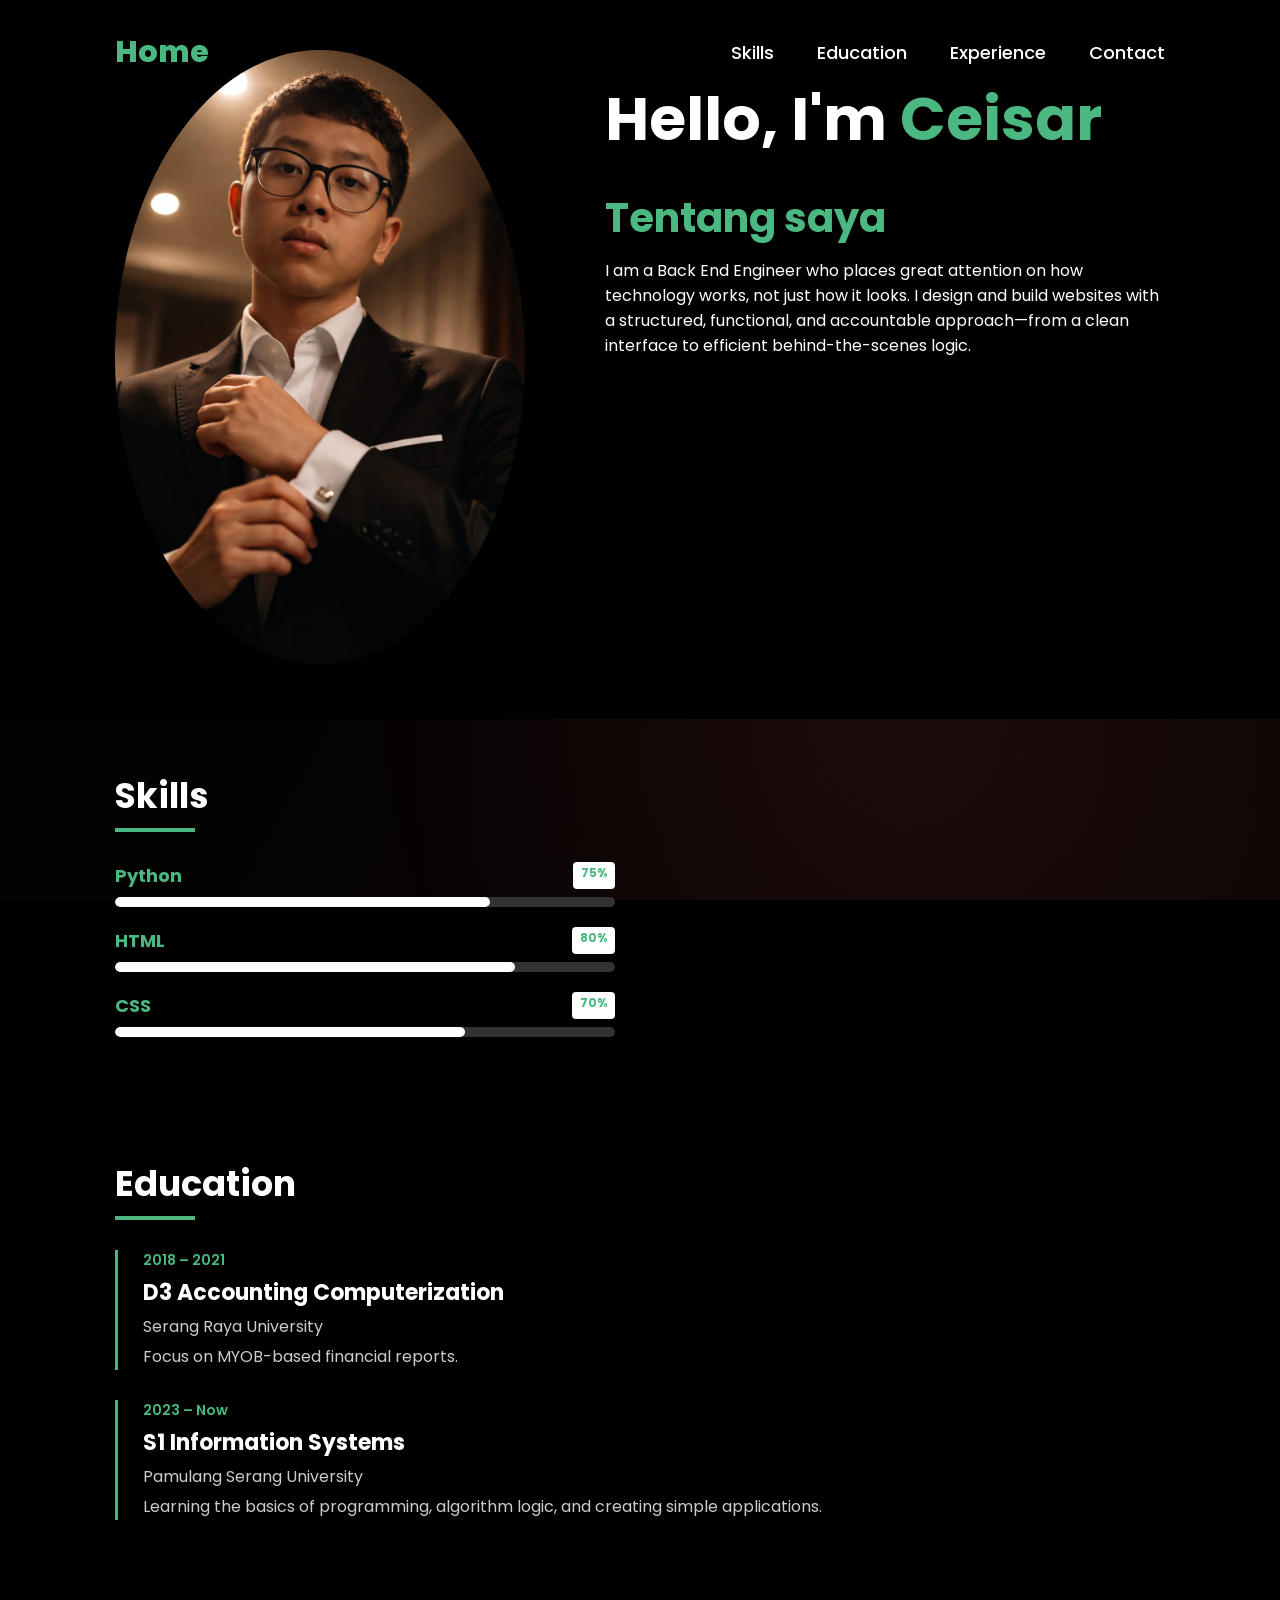
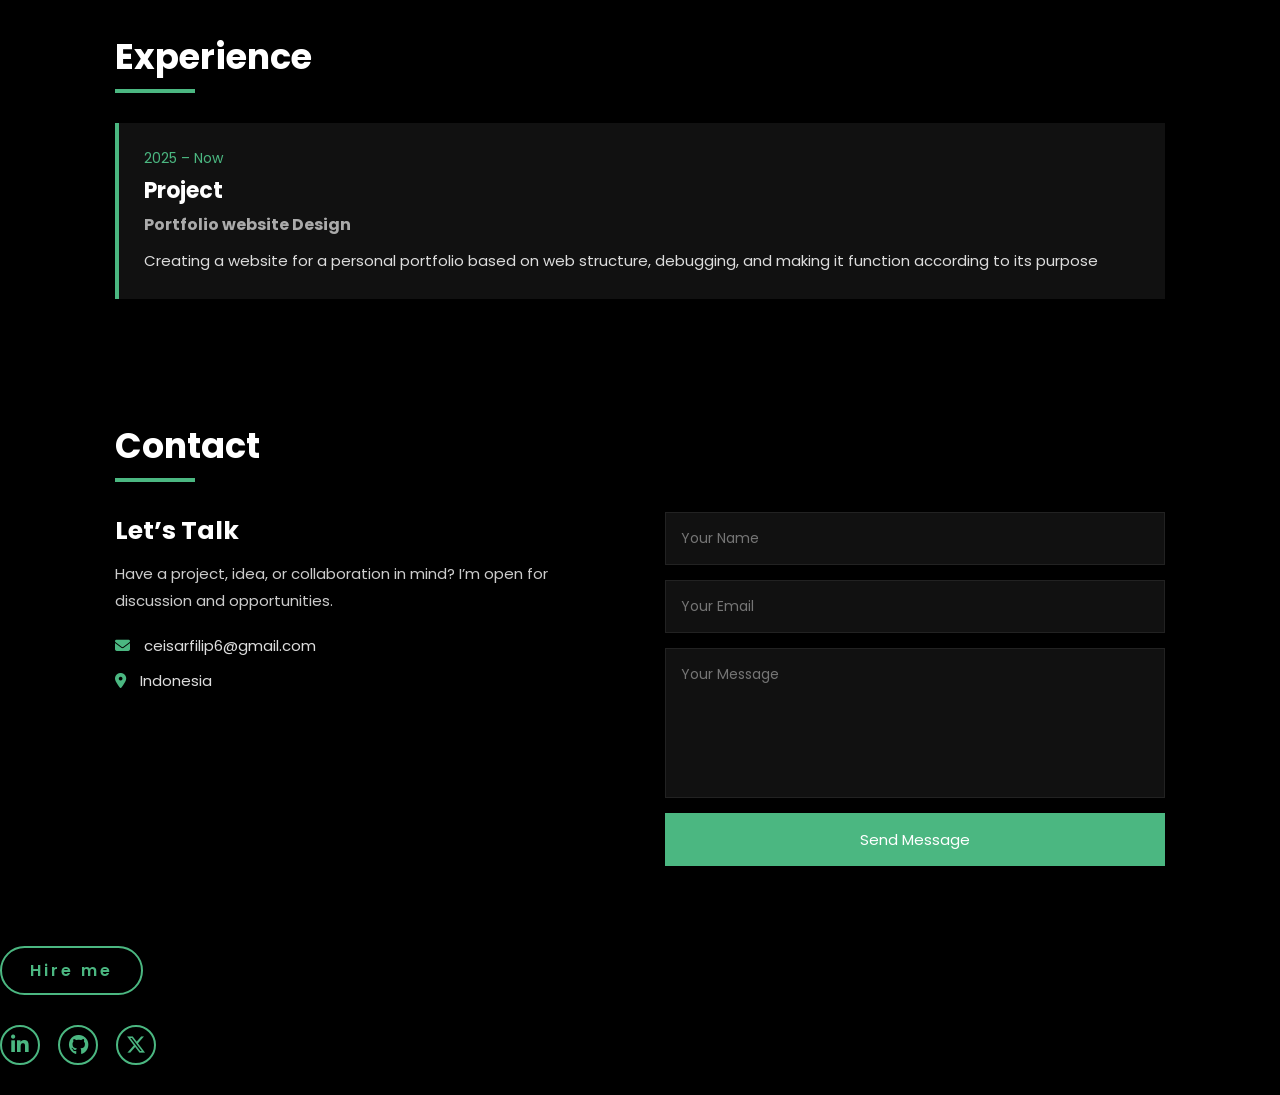
<file: index.html>
<!DOCTYPE html>
<html lang="en">
<head>
    <meta charset="UTF-8">
    <meta name="viewport" content="width=device-width, initial-scale=1.0">

    <!-- Font Awesome -->
    <link rel="stylesheet" href="https://cdnjs.cloudflare.com/ajax/libs/font-awesome/6.5.2/css/all.min.css">

    <!-- Custom CSS -->
    <link rel="stylesheet" href="style.css">

    <title>Portfolio Website</title>
</head>
<body>

    <header>
        <a href="#" class="logo">Home</a>
        <nav>
        <a href="#skills">Skills</a>
        <a href="#education">Education</a>
        <a href="#experience">Experience</a>
        <a href="#contact">Contact</a>
        </nav>
    </header>

    <section class="home">
        <div class="home-img">
            <img src="profile-img.jpg.jpeg" alt="Profile Image">
        </div>
        <div class="home-content">
            <h2> Hello, I'm <span>Ceisar</span>
            </h2>

            <h3 class="typing-text">

             <span></span>

            </h3>

            <p>
                I am a Back End Engineer who places great attention on how technology works,
                not just how it looks. I design and build websites with a structured,
                functional, and accountable approach—from a clean interface to efficient
                behind-the-scenes logic.
            </p>
    </section>

       <section class="skills" id="skills">
       <h2 class="section-title">Skills</h2>
       <div class="skills-container">
        <div class="skills-item"></div>
            <div class="skill-item">
            <div class="skill-info">
             <span>Python</span>
             <span class="percentage">75%</span>
            </div>
            <div class="progress-bar">
            <div class="progress" style="width: 75%;"></div>
        </div>
    </div>
        <div class="skill-item">
            <div class="skill-info">
             <span>HTML</span>
             <span class="percentage">80%</span>
            </div>
            <div class="progress-bar">
            <div class="progress" style="width: 80%;"></div>
        </div>
    </div>
        <div class="skill-item">
            <div class="skill-info">
             <span>CSS</span>
             <span class="percentage">70%</span>
            </div>
            <div class="progress-bar">
            <div class="progress" style="width: 70%;"></div>
          </div>
        </div>
    </div>
</section>

    <section class="education" id="education">
    <h2 class="section-title">Education</h2>
       <div class="education-container">
         <div class="education-item">
         <span class="edu-year">2018 – 2021</span>
         <h3>D3 Accounting Computerization</h3>
         <p>Serang Raya University</p>
         <p class="edu-desc">
         Focus on MYOB-based financial reports.
         </p>
       </div>
       <div class="education-item">
         <span class="edu-year">2023 – Now</span>
         <h3>S1 Information Systems</h3>
         <p>Pamulang Serang University</p>
         <p class="edu-desc">
         Learning the basics of programming, algorithm logic, and creating simple applications.
         </p>
       </div>
     </div>
 </section>

    <section class="experience" id="experience">
    <h2 class="section-title">Experience</h2>
        <div class="experience-container">
            <div class="experience-item">
            <span class="exp-date">2025 – Now</span>
            <h3>Project</h3>
            <h4>Portfolio website Design</h4>
            <p>
                Creating a website for a personal portfolio based on web structure, debugging, and making it function according to its purpose
            </p>
        </div>
    </div>
</section>

<section class="contact" id="contact">
    <h2 class="section-title">Contact</h2>

    <div class="contact-container">

        <div class="contact-info">
            <h3>Let’s Talk</h3>
            <p>
                Have a project, idea, or collaboration in mind?
                I’m open for discussion and opportunities.
            </p>

            <ul>
                <li><i class="fa-solid fa-envelope"></i> ceisarfilip6@gmail.com</li>
                <li><i class="fa-solid fa-location-dot"></i> Indonesia</li>
            </ul>
        </div>

        <form class="contact-form">
            <input type="text" placeholder="Your Name" required>
            <input type="email" placeholder="Your Email" required>
            <textarea placeholder="Your Message" required></textarea>
            <button type="submit">Send Message</button>
        </form>

    </div>
</section>

         <a href="https://gmail.google.com/gmail/?view=cm&to=ceisarfilip6@gmail.com&su=Hiring%20Inquiry&body=Hello%20Ceisar,%0AI%20would%20like%20to%20discuss%20a%20project." class="btn hire-btn">Hire me</a>

            <div class="social-icons">
                <a href="https://www.linkedin.com/in/USERNAME_LINKEDIN"
                   target="_blank" rel="noopener noreferrer"
                   aria-label="LinkedIn">
            <i class="fa-brands fa-linkedin-in"></i>
                </a>

                <a href="https://github.com/CeisarFilip"
                   target="_blank" rel="noopener noreferrer"
                   aria-label="GitHub">
            <i class="fa-brands fa-github"></i>
                </a>

                <a href="https://x.com/CF_Pane"
                   target="_blank" rel="noopener noreferrer"
                   aria-label="X">
            <i class="fa-brands fa-x-twitter"></i>
                </a>
                
            </div>
        </div>
    </section>
</body>
</html>
</file>
<file: style.css>
@import url('https://fonts.googleapis.com/css2?family=Poppins:wght@100;200;300;400;500;600&display=swap');

*{
    margin: 0;
    padding: 0;
    box-sizing: border-box;
    text-decoration: none;
    border: none;
    outline: none;
    font-family: 'Poppins', sans-serif;
}

html{
    font-size: 62.5%;
}

body{
    width: 100%;
    height: 100vh;
    overflow-x: hidden;
    background-color: black;
    color: white;
}

header{
    margin-top: 20px;
    position: fixed;
    top: 0;
    left: 0;
    width: 100%;
    padding: 1rem 9%;
    background-color: transparent;
    filter: drop-shadow(10px);
    display: flex;
    justify-content: space-between;
    align-items: center;
    z-index: 100;
}

.logo{
    font-size: 3rem;
    color: #4bb781;
    font-weight: 800;
    cursor: pointer;
    transition: 0.5s ease;
}

.logo:hover{
    transform: scale(1.1);
}

nav a{
    font-size: 1.8rem;
    color: white;
    margin-left: 4rem;
    font-weight: 500;
    transition: 0.3s ease;
    border-bottom: 3px solid transparent;
}

nav a:hover,
nav a.active{
    color: #4bb781;
    border-bottom: 3px solid #b74b4b;
}

@media(max-width:995px){
    nav{
        position: absolute;
        display: none;
        top: 0;
        right: 0;
        width: 40%;
        border-left: 3px solid #4bb781;
        border-bottom: 3px solid #4bb781;
        border-bottom-left-radius: 2rem;
        padding: 1rem solid;
        background-color: #161616;
        border-top: 0.1rem solid rgba(0,0,0,0.1);
    }

    nav.active{
        display: block;
    }

    nav a{
        display: block;
        font-size: 2rem;
        margin: 3rem 0;
    }

    nav a:hover,
    nav a.active{
        padding: 1rem;
        border-radius: 0.5rem;
        border-bottom: 0.5rem solid #4bb781;
    }
}

section{
    padding: 5rem 9% 5rem;
}

.home{
    display: flex;
    justify-content: flex-start;
    align-items: flex-start;
    gap: 8rem;
    background-color: black;
}

.home .home-content h2{
    font-size: 6rem;
    font-weight: 700;
    line-height: 2.3;
}

span{
    color: #4bb781;
}

.home-content h3{
    font-size: 4rem;
    margin-bottom: 1rem;
    font-weight: 700;
}

.home-content p{
    font-size: 1.6rem;
}

.home-img{
    border-radius: 50%;
}

.home-img img{
    position: relative;
    width: 32vw;
    border-radius: 50%;
    box-shadow: 0 0 25px solid #4bb781;
    cursor: pointer;
    transition: 0.2s linear;
}

.home-img img:hover{
    font-size: 1.8rem;
    font-weight: 500;
}

.social-icons a{
    display: inline-flex;
    justify-content: center;
    align-items: center;
    width: 4rem;
    height: 4rem;
    background-color: transparent;
    border: 0.2rem solid #4bb781;
    font-size: 2rem;
    border-radius: 50%;
    margin: 3rem 1.5rem 3rem 0;
    transition: 0.3s ease;
    color: #4bb781;
}

.social-icons a:hover{
    color: black;
    transform: scale(1.3) translateY(-5px);
    background-color: #4bb781;
    box-shadow: 0  0 25px #4bb781;
}

.btn{
    display: inline-block;
    padding: 1rem 2.8rem;
    background-color: black;
    border-radius: 4rem;
    font-size: 1.6rem;
    color: #4bb781;
    letter-spacing: 0.3rem;
    font-weight: 600;
    border: 2px solid #4bb781;
    transition: 0.3s ease;
    cursor: pointer;
}

.btn:hover{
    transform: scale3d(1.03);
    background-color: #4bb781;
    color: black;
    box-shadow: 0 0 25px #4bb781;
}

.typing-text{
    font-size: 34px;
    font-weight: 600;
    min-width: 280px;
}

.typing-text span{
    position: relative;
}

.typing-text span::before{
    content: "Tentang saya";
    color: #4bb781;
    animation: words 20s infinite;
}

.typing-text span::after{
    content: "";
    background-color: black;
    position: absolute;
    width: calc(100% + 8px);
    height: 100%;
    border-left: 3px solid black;
    right: -8;
    animation: cursor 0.6s infinite;
}

@keyframes cursor{
    to{
        border-left: 3px solid #4bb781;
    }
}

@keyframes words{
    0%, 20%{
    content: "About Me";
    }

    21%, 40%{
    content: "Sobre mí";
    }

    41%, 60%{
    content: "關於我";
    }

    61%, 80%{
    content: "私について";
    }

    81%, 100%{
    content: "Su di me";
    }
}

@media (max-width: 1000px){
    .home{
        gap: 4rem;
    }
}

@media(max-width:995px){
    .home{
        flex-direction: column;
        margin: 5rem 4rem;
    }

    .home .home-content h3{
        font-size: 2.5rem;
    }

    .home-content h2{
        font-size: 5rem;
    }

    .home-img img{
        width: 70vw;
        margin-top: 4rem;
    }
}
.skills-container {
  width: 100%;
  max-width: 500px; /* Sesuaikan lebar dengan layout Anda */
  font-family: Arial, sans-serif;
  color: white; /* Mengikuti tema gelap website Anda */
}

.skill-item {
  margin-bottom: 20px;
}

.skill-info {
  display: flex;
  justify-content: space-between;
  margin-bottom: 8px;
  font-weight: bold;
  font-size: 1.8rem;
}

.progress-bar {
  width: 100%;
  background-color: #333; /* Warna dasar bar yang kosong */
  border-radius: 10px;
  height: 10px;
  overflow: hidden;
}

.progress {
  height: 100%;
  background-color: #ffffff; /* Warna biru seperti di gambar */
  border-radius: 10px;
  transition: width 1s ease-in-out;
}

/* Tooltip persentase (Opsional jika ingin persis gambar) */
.percentage {
  background: #ffffff;
  padding: 2px 8px;
  border-radius: 4px;
  font-size: 12px;
}
.container {
    display: flex;
    align-items: flex-start; /* Menjaga elemen tetap di atas */
    justify-content: center;
    gap: 50px; /* Jarak antara foto dan teks */
    padding: 50px;
    background-color: black;
}

.profile-img img {
    width: 350px; /* Sesuaikan ukuran */
    border-radius: 50% 50% 0 0; /* Membuat bentuk lengkung atas seperti di foto */
    object-fit: cover;
}

.about-content {
    max-width: 600px;
    color: white;
}

/* Responsif untuk HP */
@media (max-width: 768px) {
    .container {
        flex-direction: column; /* Foto pindah ke atas teks saat di HP */
        align-items: center;
    }
}
.education{
    background-color: black;
}

.section-title{
    font-size: 4rem;
    font-weight: 700;
    margin-bottom: 4rem;
    color: white;
}

.education-container{
    display: flex;
    flex-direction: column;
    gap: 3rem;
    max-width: 800px;
}

.education-item{
    position: relative;
    padding-left: 2.5rem;
    border-left: 3px solid #4bb781;
}

.edu-year{
    font-size: 1.4rem;
    color: #4bb781;
    font-weight: 600;
}

.education-item h3{
    font-size: 2.2rem;
    margin: 0.5rem 0;
}

.education-item p{
    font-size: 1.6rem;
    color: #ccc;
}

.edu-desc{
    margin-top: 0.5rem;
    line-height: 1.6;
}
.experience{
    padding: 6rem 9%;
    background-color: black;
}

.section-title{
    font-size: 3.5rem;
    color: white;
    margin-bottom: 4rem;
    position: relative;
}

.section-title::after{
    content: '';
    width: 80px;
    height: 4px;
    background: #4bb781;
    position: absolute;
    left: 0;
    bottom: -10px;
}

.experience-container{
    display: flex;
    flex-direction: column;
    gap: 3rem;
}

.experience-item{
    background: #111;
    padding: 2.5rem;
    border-left: 4px solid #4bb781;
    transition: 0.3s ease;
}

.experience-item:hover{
    transform: translateX(10px);
    background: #151515;
}

.exp-date{
    font-size: 1.4rem;
    color: #4bb781;
}

.experience-item h3{
    font-size: 2.2rem;
    margin: 0.5rem 0;
}

.experience-item h4{
    font-size: 1.6rem;
    color: #aaa;
    margin-bottom: 1rem;
}

.experience-item p{
    font-size: 1.5rem;
    line-height: 1.8;
    color: #ddd;
}
.contact{
    padding: 6rem 9%;
    background-color: black;
}

.contact-container{
    display: flex;
    gap: 5rem;
    flex-wrap: wrap;
}

.contact-info{
    flex: 1;
}

.contact-info h3{
    font-size: 2.5rem;
    margin-bottom: 1rem;
}

.contact-info p{
    font-size: 1.5rem;
    line-height: 1.8;
    color: #ccc;
    margin-bottom: 2rem;
}

.contact-info ul{
    list-style: none;
}

.contact-info ul li{
    font-size: 1.5rem;
    margin-bottom: 1.2rem;
    color: #ddd;
}

.contact-info ul li i{
    color: #4bb781;
    margin-right: 1rem;
}

.contact-form{
    flex: 1;
    display: flex;
    flex-direction: column;
    gap: 1.5rem;
}

.contact-form input,
.contact-form textarea{
    width: 100%;
    padding: 1.5rem;
    background: #111;
    border: 1px solid #222;
    color: white;
    font-size: 1.4rem;
}

.contact-form textarea{
    resize: none;
    height: 150px;
}

.contact-form button{
    padding: 1.5rem;
    background: #4bb781;
    color: white;
    font-size: 1.5rem;
    cursor: pointer;
    transition: 0.3s ease;
}

.contact-form button:hover{
    background: #4bb781;
}
/* Area konten yang boleh scroll */
.content{
    position: absolute;
    top: 90px; /* sesuaikan dengan tinggi header + margin-top */
    left: 0;
    width: 100%;
    height: calc(100vh - 90px);
    overflow-y: auto;
    scroll-behavior: smooth;
}

/* Scrollbar halus (opsional tapi elegan) */
.content::-webkit-scrollbar{
    width: 6px;
}

.content::-webkit-scrollbar-thumb{
    background: #4bb781;
    border-radius: 10px;
}
.social-icons{
    position: relative;
    z-index: 9999;
}

.social-icons a{
    pointer-events: auto;
}
.hire-btn{
    margin-top: 2rem;
}

.hire-btn:hover{
    box-shadow: 0 0 30px rgba(183, 75, 75, 0.8);
}

.hire-btn:focus{
    outline: 2px dashed #4bb781;
    outline-offset: 6px;
}
body::before {
    content: "";
    position: fixed;
    inset: 0;
    z-index: -10;
    background: linear-gradient(
        120deg,
        #000000,
        #120808,
        #1a0f0f,
        #000000
    );
    background-size: 400% 400%;
    animation: bgFlow 20s ease infinite;
}

body::after {
    content: "";
    position: fixed;
    inset: 0;
    z-index: -9;
    background:
        radial-gradient(circle at 30% 20%, rgba(183,75,75,0.18), transparent 40%),
        radial-gradient(circle at 70% 80%, rgba(183,75,75,0.12), transparent 45%);
    animation: glowDrift 16s ease-in-out infinite alternate;
    pointer-events: none;

}
</file>
